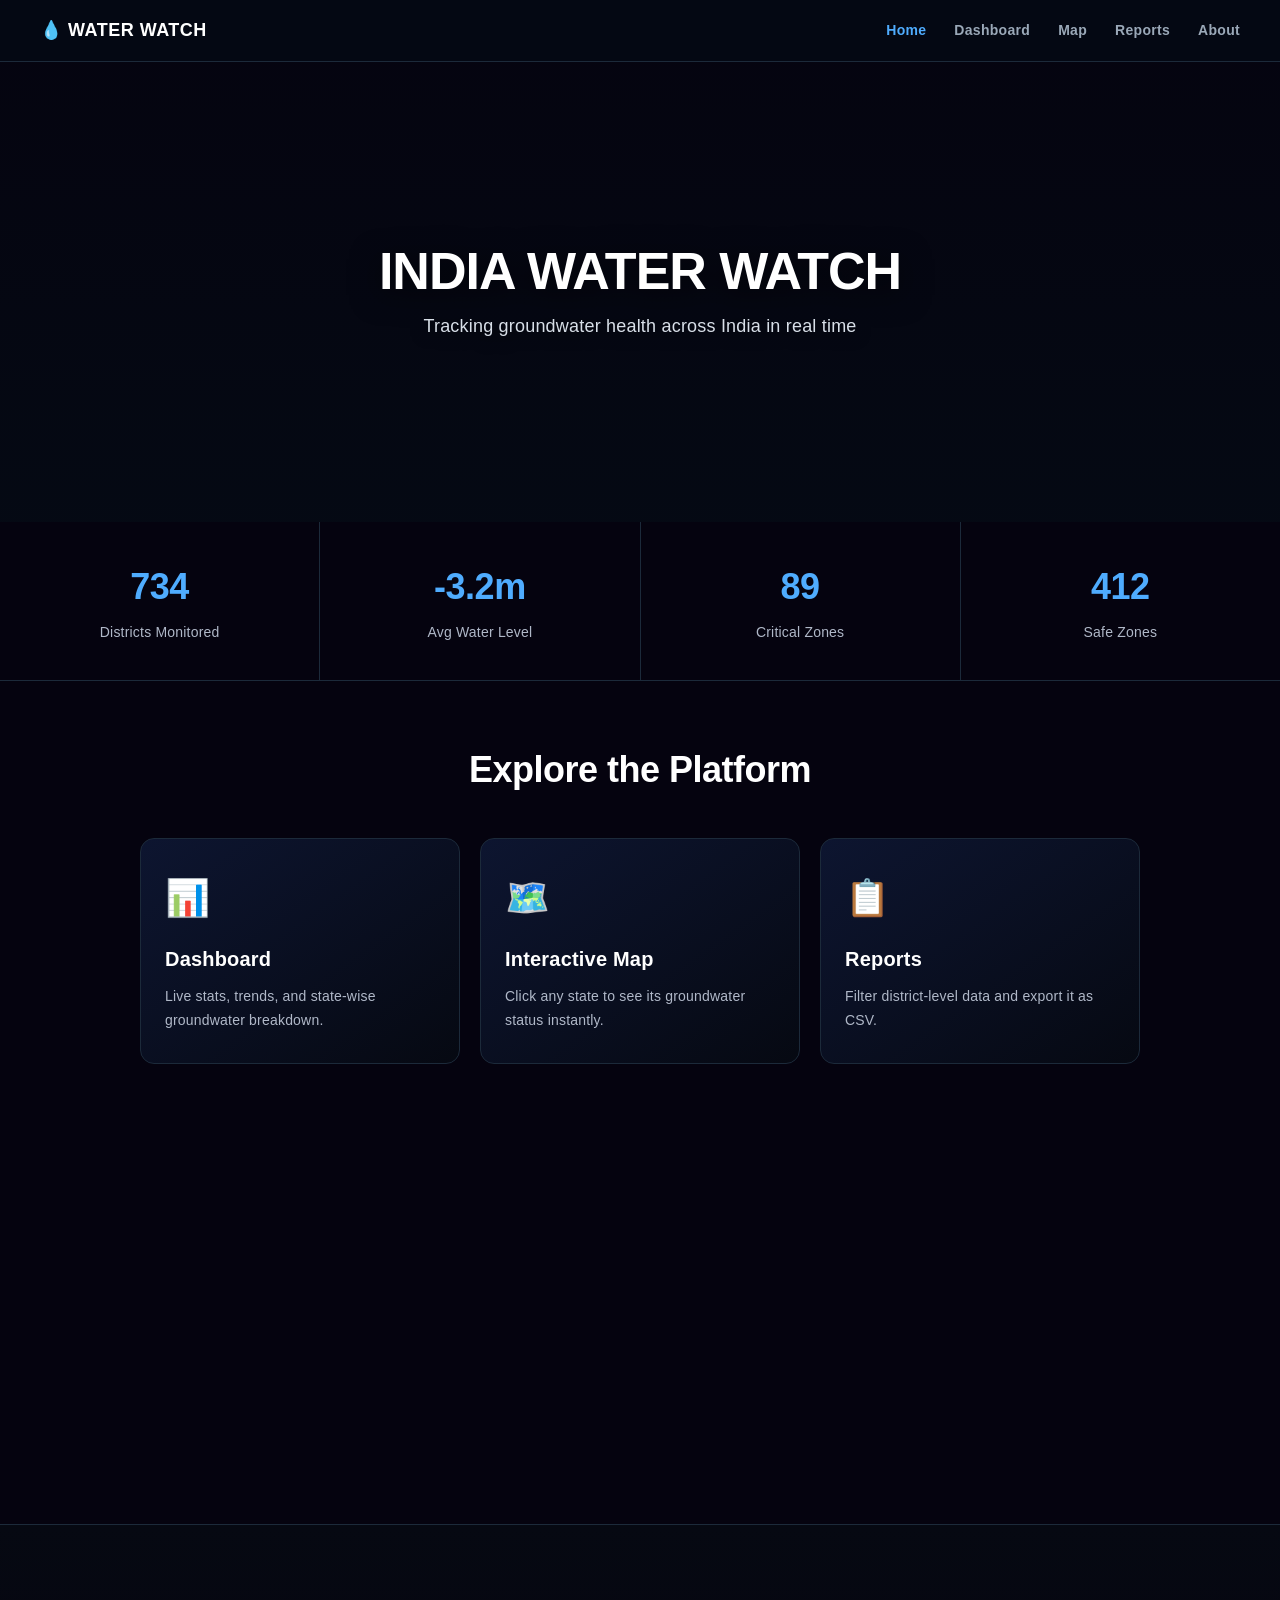
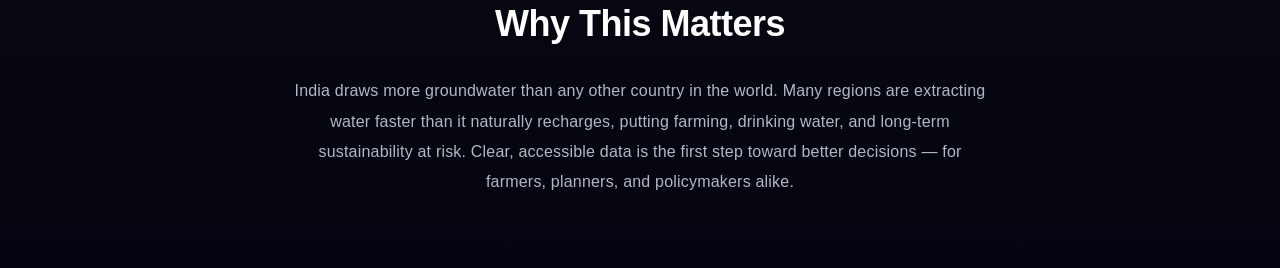
<file: index.html>
<!DOCTYPE html>
<html lang="en">
<head>
  <meta charset="UTF-8" />
  <meta name="viewport" content="width=device-width, initial-scale=1.0" />
  <title>India Water Watch</title>
  <link rel="stylesheet" href="style.css" />
</head>
<body>

  <nav class="navbar">
    <a href="index.html" class="logo">💧 WATER WATCH</a>
    <div class="nav-links">
      <a href="index.html" class="active">Home</a>
      <a href="dashboard.html">Dashboard</a>
      <a href="map.html">Map</a>
      <a href="reports.html">Reports</a>
      <a href="about.html">About</a>
    </div>
  </nav>

  <section class="hero-scene">
    <video class="hero-video" autoplay muted loop playsinline>
      <source src="https://cdn.builder.io/o/assets%2Ff5a7340fc4ea4e8e84505a0fdd2ca3ce%2F122410a944d24886b7c0b5b885ab2744?alt=media&token=0a8611b5-4d53-4a0c-a30d-bbde3e8898b7&apiKey=f5a7340fc4ea4e8e84505a0fdd2ca3ce" type="video/mp4">
    </video>
    <div class="hero-overlay"></div>

    <div class="hero-text">
      <h1>INDIA WATER WATCH</h1>
      <p>Tracking groundwater health across India in real time</p>
    </div>
  </section>

  <script src="script.js"></script>
</body>
</html>
<!-- ===== QUICK STATS STRIP ===== -->
  <section class="quick-stats">
    <div class="quick-stat">
      <span class="quick-stat-value">734</span>
      <span class="quick-stat-label">Districts Monitored</span>
    </div>
    <div class="quick-stat">
      <span class="quick-stat-value">-3.2m</span>
      <span class="quick-stat-label">Avg Water Level</span>
    </div>
    <div class="quick-stat">
      <span class="quick-stat-value">89</span>
      <span class="quick-stat-label">Critical Zones</span>
    </div>
    <div class="quick-stat">
      <span class="quick-stat-value">412</span>
      <span class="quick-stat-label">Safe Zones</span>
    </div>
  </section>

  <!-- ===== FEATURE PREVIEW CARDS ===== -->
  <section class="feature-section">
    <h2>Explore the Platform</h2>
    <div class="feature-grid">
      <a href="dashboard.html" class="feature-card">
        <span class="feature-icon">📊</span>
        <h3>Dashboard</h3>
        <p>Live stats, trends, and state-wise groundwater breakdown.</p>
      </a>
      <a href="map.html" class="feature-card">
        <span class="feature-icon">🗺️</span>
        <h3>Interactive Map</h3>
        <p>Click any state to see its groundwater status instantly.</p>
      </a>
      <a href="reports.html" class="feature-card">
        <span class="feature-icon">📋</span>
        <h3>Reports</h3>
        <p>Filter district-level data and export it as CSV.</p>
      </a>
    </div>
  </section>

  <!-- ===== WATER FLOW ANIMATION ===== -->
  <section class="water-flow-section">
    <video class="water-flow-video" autoplay muted loop playsinline>
      <source src="https://cdn.builder.io/o/assets%2Ff5a7340fc4ea4e8e84505a0fdd2ca3ce%2Ff42eb1422ec743d481a910e140de2cb4?alt=media&token=a4ba0a91-272b-47bb-adf8-5ca6c36f0d0a&apiKey=f5a7340fc4ea4e8e84505a0fdd2ca3ce" type="video/mp4">
    </video>
  </section>

  <!-- ===== WHY THIS MATTERS ===== -->
  <section class="why-section">
    <div class="why-content">
      <h2>Why This Matters</h2>
      <p>India draws more groundwater than any other country in the world. Many regions are extracting water faster than it naturally recharges, putting farming, drinking water, and long-term sustainability at risk. Clear, accessible data is the first step toward better decisions — for farmers, planners, and policymakers alike.</p>
    </div>
  </section>
</file>
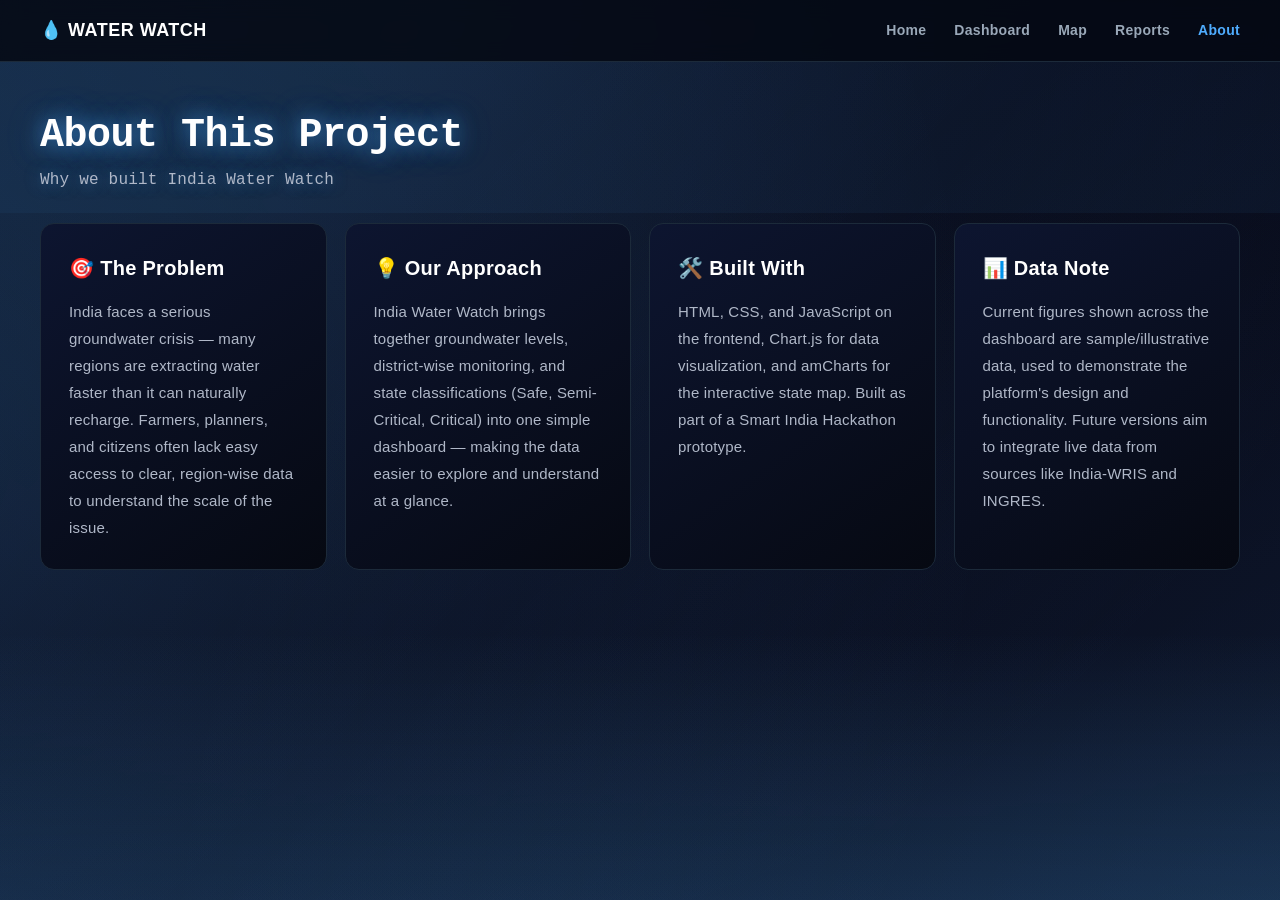
<file: about.html>
<!DOCTYPE html>
<html lang="en">
<head>
  <meta charset="UTF-8" />
  <meta name="viewport" content="width=device-width, initial-scale=1.0" />
  <title>About | India Water Watch</title>
  <link rel="stylesheet" href="style.css" />
</head>
<body>
  <div class="groundwater-bg"></div>

  <nav class="navbar">
    <a href="index.html" class="logo">💧 WATER WATCH</a>
    <div class="nav-links">
      <a href="index.html">Home</a>
      <a href="dashboard.html">Dashboard</a>
      <a href="map.html">Map</a>
      <a href="reports.html">Reports</a>
      <a href="about.html" class="active">About</a>
    </div>
  </nav>

  <div class="page-header">
    <h1>About This Project</h1>
    <p>Why we built India Water Watch</p>
  </div>

  <section class="about-content">
    <div class="about-card">
      <h3>🎯 The Problem</h3>
      <p>India faces a serious groundwater crisis — many regions are extracting water faster than it can naturally recharge. Farmers, planners, and citizens often lack easy access to clear, region-wise data to understand the scale of the issue.</p>
    </div>

    <div class="about-card">
      <h3>💡 Our Approach</h3>
      <p>India Water Watch brings together groundwater levels, district-wise monitoring, and state classifications (Safe, Semi-Critical, Critical) into one simple dashboard — making the data easier to explore and understand at a glance.</p>
    </div>

    <div class="about-card">
      <h3>🛠️ Built With</h3>
      <p>HTML, CSS, and JavaScript on the frontend, Chart.js for data visualization, and amCharts for the interactive state map. Built as part of a Smart India Hackathon prototype.</p>
    </div>

    <div class="about-card">
      <h3>📊 Data Note</h3>
      <p>Current figures shown across the dashboard are sample/illustrative data, used to demonstrate the platform's design and functionality. Future versions aim to integrate live data from sources like India-WRIS and INGRES.</p>
    </div>
  </section>

  <script src="script.js"></script>
</body>
</html>
</file>
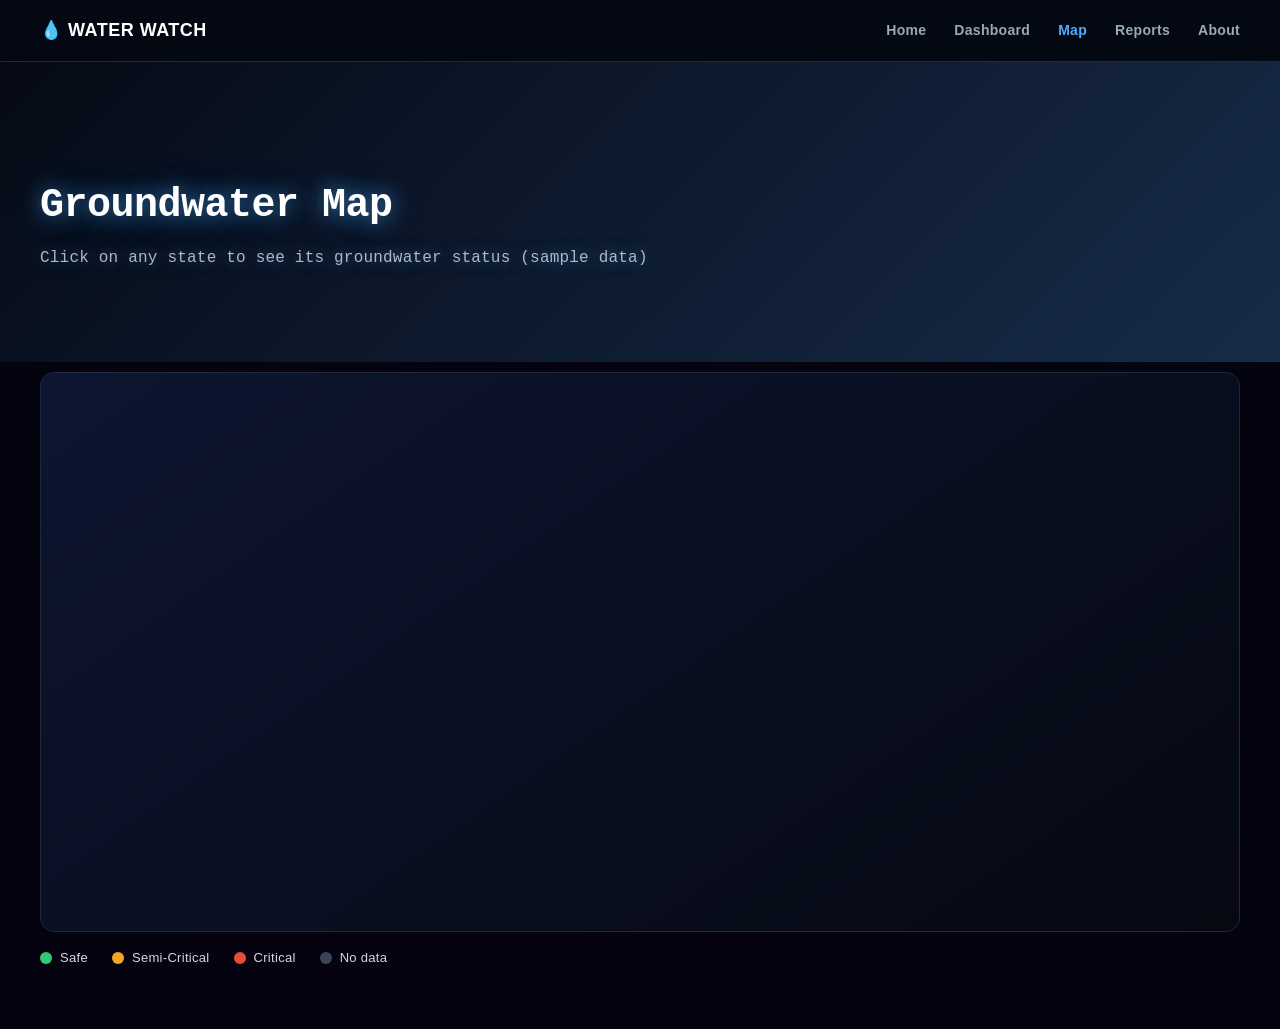
<file: map.html>
<!DOCTYPE html>
<html lang="en">
<head>
  <meta charset="UTF-8" />
  <meta name="viewport" content="width=device-width, initial-scale=1.0" />
  <title>Map | India Water Watch</title>
  <link rel="stylesheet" href="style.css" />
  <script src="https://cdn.amcharts.com/lib/5/index.js"></script>
  <script src="https://cdn.amcharts.com/lib/5/map.js"></script>
  <script src="https://cdn.amcharts.com/lib/5/geodata/india2023Low.js"></script>
  <script src="https://cdn.amcharts.com/lib/5/themes/Animated.js"></script>
</head>
<body>

  <nav class="navbar">
    <a href="index.html" class="logo">💧 WATER WATCH</a>
    <div class="nav-links">
      <a href="index.html">Home</a>
      <a href="dashboard.html">Dashboard</a>
      <a href="map.html" class="active">Map</a>
      <a href="reports.html">Reports</a>
      <a href="about.html">About</a>
    </div>
  </nav>

  <div class="page-header map-header">
    <h1>Groundwater Map</h1>
    <p>Click on any state to see its groundwater status (sample data)</p>
  </div>

  <section class="map-section">
    <div id="chartdiv"></div>
    <div class="map-legend">
      <span class="legend-item"><span class="dot safe"></span> Safe</span>
      <span class="legend-item"><span class="dot warning"></span> Semi-Critical</span>
      <span class="legend-item"><span class="dot critical"></span> Critical</span>
      <span class="legend-item"><span class="dot unknown"></span> No data</span>
    </div>
  </section>

  <!-- Side panel that shows state details on click -->
  <div id="state-panel" class="state-panel hidden">
    <button id="state-panel-close" class="state-panel-close">×</button>
    <h3 id="state-name">Select a state</h3>
    <div id="state-details"></div>
  </div>

  <script src="script.js"></script>
  <script>
    // Sample groundwater data per state (id matches amCharts India map state codes)
    const stateData = {
      "IN-PB": { name: "Punjab", level: -8.4, districts: 23, status: "critical" },
      "IN-HR": { name: "Haryana", level: -6.1, districts: 22, status: "critical" },
      "IN-RJ": { name: "Rajasthan", level: -5.7, districts: 33, status: "warning" },
      "IN-TN": { name: "Tamil Nadu", level: -2.3, districts: 38, status: "warning" },
      "IN-KL": { name: "Kerala", level: -0.8, districts: 14, status: "safe" },
      "IN-WB": { name: "West Bengal", level: -1.1, districts: 23, status: "safe" },
      "IN-OR": { name: "Odisha", level: -0.6, districts: 30, status: "safe" },
      "IN-MH": { name: "Maharashtra", level: -3.4, districts: 36, status: "warning" },
      "IN-GJ": { name: "Gujarat", level: -4.2, districts: 33, status: "warning" },
      "IN-UP": { name: "Uttar Pradesh", level: -5.9, districts: 75, status: "critical" },
      "IN-KA": { name: "Karnataka", level: -2.8, districts: 31, status: "warning" },
      "IN-AP": { name: "Andhra Pradesh", level: -1.9, districts: 13, status: "safe" },
      "IN-MP": { name: "Madhya Pradesh", level: -3.1, districts: 55, status: "warning" },
      "IN-BR": { name: "Bihar", level: -1.4, districts: 38, status: "safe" },
    };

    const statusColors = {
      safe: "#2ecc71",
      warning: "#f5a623",
      critical: "#e74c3c",
      unknown: "#3a4658",
    };

    am5.ready(function () {
      const root = am5.Root.new("chartdiv");
      root.setThemes([am5themes_Animated.new(root)]);

      const chart = root.container.children.push(
        am5map.MapChart.new(root, {
          panX: "rotateX",
          panY: "none",
          projection: am5map.geoMercator(),
        })
      );

      const polygonSeries = chart.series.push(
        am5map.MapPolygonSeries.new(root, {
          geoJSON: am5geodata_india2023Low,
        })
      );

      polygonSeries.mapPolygons.template.setAll({
        tooltipText: "{name}",
        interactive: true,
        stroke: am5.color("#05030f"),
        strokeWidth: 1,
      });

      // Color each state based on its groundwater status
      polygonSeries.mapPolygons.template.adapters.add("fill", (fill, target) => {
        const id = target.dataItem && target.dataItem.dataContext.id;
        const data = stateData[id];
        return data ? am5.color(statusColors[data.status]) : am5.color(statusColors.unknown);
      });

      polygonSeries.mapPolygons.template.states.create("hover", {
        fill: am5.color("#4facfe"),
      });

      // Click handler: show state details panel
      polygonSeries.mapPolygons.template.events.on("click", (ev) => {
        const id = ev.target.dataItem.dataContext.id;
        const data = stateData[id];
        const panel = document.getElementById("state-panel");
        const nameEl = document.getElementById("state-name");
        const detailsEl = document.getElementById("state-details");

        if (data) {
          nameEl.textContent = data.name;
          detailsEl.innerHTML = `
            <div class="state-stat"><span>Water Level</span><strong>${data.level} m</strong></div>
            <div class="state-stat"><span>Districts</span><strong>${data.districts}</strong></div>
            <div class="state-stat"><span>Status</span><span class="badge ${data.status}">${data.status}</span></div>
          `;
        } else {
          nameEl.textContent = ev.target.dataItem.dataContext.name || "Unknown";
          detailsEl.innerHTML = `<p style="color:#9aa8b8; font-size:13px;">No groundwater data available yet for this state.</p>`;
        }
        panel.classList.remove("hidden");
      });

      document.getElementById("state-panel-close").addEventListener("click", () => {
        document.getElementById("state-panel").classList.add("hidden");
      });
    });
  </script>
</body>
</html>
</file>
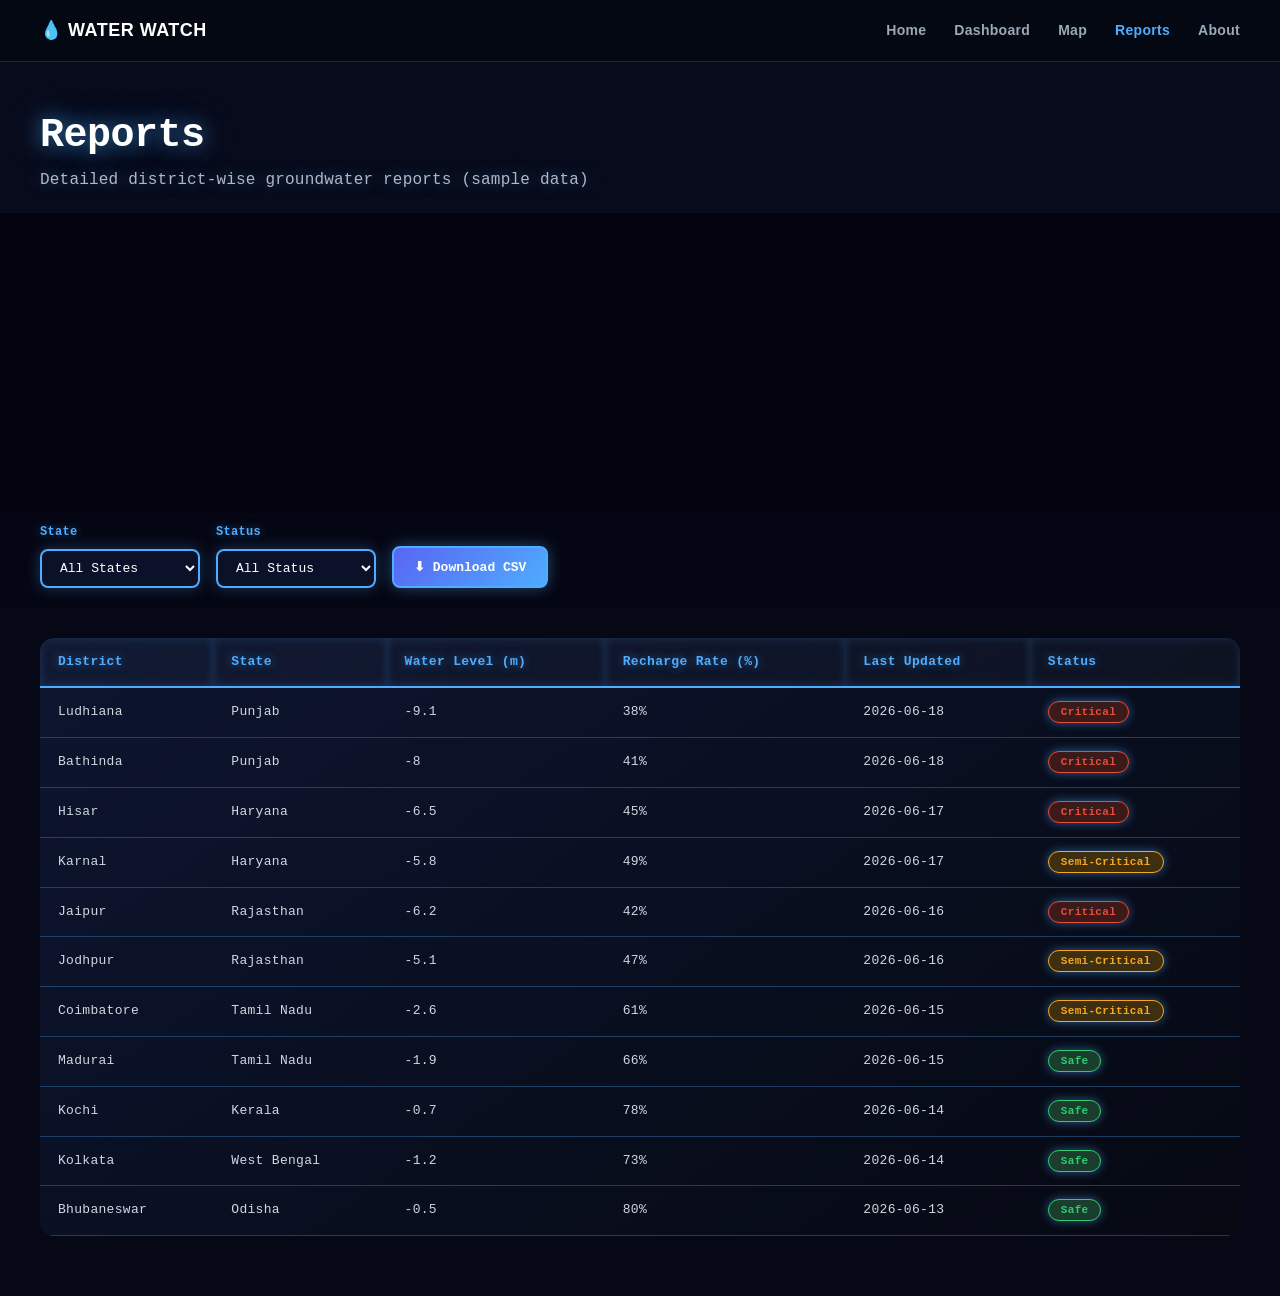
<file: reports.html>
<!DOCTYPE html>
<html lang="en">
<head>
  <meta charset="UTF-8" />
  <meta name="viewport" content="width=device-width, initial-scale=1.0" />
  <title>Reports | India Water Watch</title>
  <link rel="stylesheet" href="style.css" />
</head>
<body>

  <nav class="navbar">
    <a href="index.html" class="logo">💧 WATER WATCH</a>
    <div class="nav-links">
      <a href="index.html">Home</a>
      <a href="dashboard.html">Dashboard</a>
      <a href="map.html">Map</a>
      <a href="reports.html" class="active">Reports</a>
      <a href="about.html">About</a>
    </div>
  </nav>

  <div class="page-header">
    <h1>Reports</h1>
    <p>Detailed district-wise groundwater reports (sample data)</p>
  </div>

  <!-- ===== BACKGROUND VIDEO ===== -->
  <section class="reports-bg-video">
    <video class="reports-video" autoplay muted loop playsinline>
      <source src="https://cdn.builder.io/o/assets%2Ff5a7340fc4ea4e8e84505a0fdd2ca3ce%2Ffe924b4f16664b6a9d49fcd151d844f8?alt=media&token=118718af-f7c9-45a7-bf9d-0dd3172454c0&apiKey=f5a7340fc4ea4e8e84505a0fdd2ca3ce" type="video/mp4">
    </video>
  </section>

  <!-- ===== FILTER BAR ===== -->
  <section class="reports-toolbar">
    <div class="filter-group">
      <label for="stateFilter">State</label>
      <select id="stateFilter">
        <option value="all">All States</option>
        <option value="Punjab">Punjab</option>
        <option value="Haryana">Haryana</option>
        <option value="Rajasthan">Rajasthan</option>
        <option value="Tamil Nadu">Tamil Nadu</option>
        <option value="Kerala">Kerala</option>
        <option value="West Bengal">West Bengal</option>
        <option value="Odisha">Odisha</option>
      </select>
    </div>
    <div class="filter-group">
      <label for="statusFilter">Status</label>
      <select id="statusFilter">
        <option value="all">All Status</option>
        <option value="safe">Safe</option>
        <option value="warning">Semi-Critical</option>
        <option value="critical">Critical</option>
      </select>
    </div>
    <button id="downloadBtn" class="download-btn">⬇ Download CSV</button>
  </section>

  <!-- ===== REPORTS TABLE ===== -->
  <section class="table-section">
    <table class="data-table" id="reportsTable">
      <thead>
        <tr>
          <th>District</th>
          <th>State</th>
          <th>Water Level (m)</th>
          <th>Recharge Rate (%)</th>
          <th>Last Updated</th>
          <th>Status</th>
        </tr>
      </thead>
      <tbody id="reportsBody">
        <!-- rows injected by script.js below -->
      </tbody>
    </table>
  </section>

  <script src="script.js"></script>
  <script>
    const reportData = [
      { district: "Ludhiana", state: "Punjab", level: -9.1, recharge: 38, updated: "2026-06-18", status: "critical" },
      { district: "Bathinda", state: "Punjab", level: -8.0, recharge: 41, updated: "2026-06-18", status: "critical" },
      { district: "Hisar", state: "Haryana", level: -6.5, recharge: 45, updated: "2026-06-17", status: "critical" },
      { district: "Karnal", state: "Haryana", level: -5.8, recharge: 49, updated: "2026-06-17", status: "warning" },
      { district: "Jaipur", state: "Rajasthan", level: -6.2, recharge: 42, updated: "2026-06-16", status: "critical" },
      { district: "Jodhpur", state: "Rajasthan", level: -5.1, recharge: 47, updated: "2026-06-16", status: "warning" },
      { district: "Coimbatore", state: "Tamil Nadu", level: -2.6, recharge: 61, updated: "2026-06-15", status: "warning" },
      { district: "Madurai", state: "Tamil Nadu", level: -1.9, recharge: 66, updated: "2026-06-15", status: "safe" },
      { district: "Kochi", state: "Kerala", level: -0.7, recharge: 78, updated: "2026-06-14", status: "safe" },
      { district: "Kolkata", state: "West Bengal", level: -1.2, recharge: 73, updated: "2026-06-14", status: "safe" },
      { district: "Bhubaneswar", state: "Odisha", level: -0.5, recharge: 80, updated: "2026-06-13", status: "safe" },
    ];

    const tbody = document.getElementById("reportsBody");
    const stateFilter = document.getElementById("stateFilter");
    const statusFilter = document.getElementById("statusFilter");

    function statusLabel(status) {
      return { safe: "Safe", warning: "Semi-Critical", critical: "Critical" }[status];
    }

    function renderRows() {
      const stateVal = stateFilter.value;
      const statusVal = statusFilter.value;

      const filtered = reportData.filter(r =>
        (stateVal === "all" || r.state === stateVal) &&
        (statusVal === "all" || r.status === statusVal)
      );

      tbody.innerHTML = filtered.map(r => `
        <tr>
          <td>${r.district}</td>
          <td>${r.state}</td>
          <td>${r.level}</td>
          <td>${r.recharge}%</td>
          <td>${r.updated}</td>
          <td><span class="badge ${r.status}">${statusLabel(r.status)}</span></td>
        </tr>
      `).join("");

      if (filtered.length === 0) {
        tbody.innerHTML = `<tr><td colspan="6" style="text-align:center; color:#9aa8b8;">No records match this filter.</td></tr>`;
      }
    }

    stateFilter.addEventListener("change", renderRows);
    statusFilter.addEventListener("change", renderRows);
    renderRows();

    // Download as CSV
    document.getElementById("downloadBtn").addEventListener("click", () => {
      const rows = [["District", "State", "Water Level (m)", "Recharge Rate (%)", "Last Updated", "Status"]];
      reportData.forEach(r => {
        rows.push([r.district, r.state, r.level, r.recharge, r.updated, statusLabel(r.status)]);
      });
      const csvContent = rows.map(row => row.join(",")).join("\n");
      const blob = new Blob([csvContent], { type: "text/csv" });
      const url = URL.createObjectURL(blob);
      const a = document.createElement("a");
      a.href = url;
      a.download = "groundwater_report.csv";
      a.click();
      URL.revokeObjectURL(url);
    });
  </script>
</body>
</html>
</file>
<file: style.css>
/* ===== RESET & BASE ===== */
* { margin: 0; padding: 0; box-sizing: border-box; }

body {
  font-family: 'Inter', 'Segoe UI', -apple-system, BlinkMacSystemFont, sans-serif;
  background: #05030f;
  color: #ffffff;
  line-height: 1.6;
  letter-spacing: 0.3px;
  -webkit-font-smoothing: antialiased;
  -moz-osx-font-smoothing: grayscale;
}

/* ===== NAVBAR ===== */
.navbar {
  position: sticky;
  top: 0;
  z-index: 100;
  display: flex;
  justify-content: space-between;
  align-items: center;
  padding: 16px 40px;
  background: rgba(5, 10, 20, 0.85);
  backdrop-filter: blur(10px);
  border-bottom: 1px solid #1c2a3a;
}

.navbar .logo {
  font-weight: 800;
  font-size: 18px;
  color: #ffffff;
  text-decoration: none;
  letter-spacing: 0.5px;
}

.navbar .nav-links {
  display: flex;
  gap: 28px;
}

.navbar .nav-links a {
  color: #9aa8b8;
  text-decoration: none;
  font-size: 14px;
  font-weight: 600;
  transition: color 0.3s ease;
}

.navbar .nav-links a:hover {
  color: #4facfe;
}

.navbar .nav-links a.active {
  color: #4facfe;
}

/* ===== HERO SECTION (Home page) ===== */
.hero-scene {
  position: relative;
  width: 100%;
  height: 460px;
  overflow: hidden;
  background-size: cover;
}

.hero-video {
  position: absolute;
  inset: 0;
  width: 100%;
  height: 100%;
  object-fit: cover;
}

.hero-overlay {
  position: absolute;
  inset: 0;
  background: linear-gradient(to bottom, rgba(5,10,20,0.2), rgba(5,10,20,0.9));
}

.hero-text {
  position: absolute;
  top: 50%;
  left: 50%;
  transform: translate(-50%, -50%);
  text-align: center;
  z-index: 10;
  width: 90%;
}

.hero-text h1 {
  font-size: 52px;
  font-weight: 900;
  letter-spacing: -1px;
  text-shadow: 0 6px 30px rgba(0,0,0,0.7);
  line-height: 1.1;
}

.hero-text p {
  margin-top: 12px;
  font-size: 18px;
  color: #d8dfe8;
  text-shadow: 0 3px 15px rgba(0,0,0,0.7);
  letter-spacing: 0.2px;
  font-weight: 400;
}
.hero-text {
  position: absolute;
  top: 50%;
  left: 50%;
  transform: translate(-50%, -50%);
  text-align: center;
  z-index: 10;
  width: 90%;
  animation: floatIn 1.2s ease-out forwards;
}

@keyframes floatIn {
  0% {
    opacity: 0;
    transform: translate(-50%, -30%);
  }
  100% {
    opacity: 1;
    transform: translate(-50%, -50%);
  }
}

/* ===== PAGE HEADER (used on Dashboard, Map, Reports, About) ===== */
.page-header {
  padding: 50px 40px 20px;
}

.page-header h1 {
  font-size: 40px;
  font-weight: 900;
  letter-spacing: -0.5px;
  line-height: 1.2;
  margin-bottom: 8px;
}

.page-header p {
  color: #b0b8c8;
  font-size: 16px;
  font-weight: 400;
  margin-top: 8px;
  letter-spacing: 0.2px;
}

/* ===== DASHBOARD HEADER BACKGROUND ===== */
.dashboard-header {
  background-image: url('https://cdn.builder.io/api/v1/image/assets%2Ff5a7340fc4ea4e8e84505a0fdd2ca3ce%2Fac280f9794014cdf922143264e519a7a?format=webp&width=800&height=1200');
  background-size: cover;
  background-position: center;
  background-attachment: fixed;
  position: relative;
  min-height: 300px;
  display: flex;
  flex-direction: column;
  justify-content: center;
  align-items: flex-start;
}

.dashboard-header::before {
  content: "";
  position: absolute;
  inset: 0;
  background: linear-gradient(135deg, rgba(5, 10, 20, 0.7), rgba(79, 172, 254, 0.2));
  pointer-events: none;
}

.dashboard-header h1,
.dashboard-header p {
  position: relative;
  z-index: 10;
  text-shadow: 0 4px 15px rgba(0, 0, 0, 0.8);
}

/* ===== DASHBOARD: STATS CARDS ===== */
.stats-grid {
  display: grid;
  grid-template-columns: repeat(auto-fit, minmax(220px, 1fr));
  gap: 18px;
  padding: 20px 40px;
}

.stat-card {
  background: linear-gradient(145deg, #0d1530, #060912);
  border: 1px solid #1c2a3a;
  border-radius: 14px;
  padding: 20px;
  display: flex;
  flex-direction: column;
  gap: 6px;
}

.stat-label {
  font-size: 13px;
  color: #b0b8c8;
  font-weight: 500;
  letter-spacing: 0.2px;
}

.stat-value {
  font-size: 40px;
  font-weight: 900;
  color: #ffffff;
  letter-spacing: -0.5px;
}

.stat-value small {
  font-size: 18px;
  color: #b0b8c8;
  font-weight: 500;
}

.stat-value.warning { color: #f5a623; }
.stat-value.good { color: #2ecc71; }

.stat-trend {
  font-size: 12px;
}

.stat-trend.up { color: #2ecc71; }
.stat-trend.down { color: #e74c3c; }

/* ===== DASHBOARD: CHARTS ===== */
.charts-grid {
  display: grid;
  grid-template-columns: 2fr 1fr;
  gap: 18px;
  padding: 10px 40px;
}

.chart-card {
  background: linear-gradient(145deg, #0d1530, #060912);
  border: 1px solid #1c2a3a;
  border-radius: 14px;
  padding: 20px;
}

.chart-card h3 {
  font-size: 15px;
  margin-bottom: 14px;
  color: #d0d8e0;
}

/* ===== DASHBOARD: TABLE ===== */
.table-section {
  padding: 30px 40px 60px;
}

.table-section h3 {
  font-size: 18px;
  margin-bottom: 16px;
}

.data-table {
  width: 100%;
  border-collapse: collapse;
  background: linear-gradient(145deg, #0d1530, #060912);
  border-radius: 14px;
  overflow: hidden;
}

.data-table th, .data-table td {
  padding: 14px 18px;
  text-align: left;
  font-size: 13px;
  border-bottom: 1px solid #1c2a3a;
}

.data-table th {
  color: #9aa8b8;
  font-weight: 600;
  background: rgba(255,255,255,0.02);
}

.data-table td {
  color: #d0d8e0;
}

.badge {
  padding: 4px 12px;
  border-radius: 12px;
  font-size: 11px;
  font-weight: 600;
}

.badge.critical { background: #3d1a1a; color: #e74c3c; }
.badge.warning { background: #3d2f10; color: #f5a623; }
.badge.safe { background: #1a3d2e; color: #2ecc71; }

/* ===== MAP PAGE ===== */
.map-header {
  background-image: url('https://cdn.builder.io/api/v1/image/assets%2Ff5a7340fc4ea4e8e84505a0fdd2ca3ce%2F55e8f74d914d4b30b3c1fa0c505c83ec?format=webp&width=800&height=1200');
  background-size: cover;
  background-position: center;
  background-attachment: fixed;
  position: relative;
  min-height: 300px;
  display: flex;
  flex-direction: column;
  justify-content: center;
  align-items: flex-start;
}

.map-header::before {
  content: "";
  position: absolute;
  inset: 0;
  background: linear-gradient(135deg, rgba(5, 10, 20, 0.7), rgba(79, 172, 254, 0.2));
  pointer-events: none;
}

.map-header h1,
.map-header p {
  position: relative;
  z-index: 10;
  text-shadow: 0 4px 15px rgba(0, 0, 0, 0.8);
}

.map-section {
  position: relative;
  padding: 10px 40px 60px;
}

#chartdiv {
  width: 100%;
  height: 560px;
  background: linear-gradient(145deg, #0d1530, #060912);
  border-radius: 14px;
  border: 1px solid #1c2a3a;
}

.map-legend {
  display: flex;
  gap: 24px;
  margin-top: 16px;
  font-size: 13px;
  color: #d0d8e0;
}

.legend-item {
  display: flex;
  align-items: center;
  gap: 8px;
}

.dot {
  width: 12px;
  height: 12px;
  border-radius: 50%;
  display: inline-block;
}

.dot.safe { background: #2ecc71; }
.dot.warning { background: #f5a623; }
.dot.critical { background: #e74c3c; }
.dot.unknown { background: #3a4658; }

.state-panel {
  position: fixed;
  top: 0;
  right: 0;
  width: 320px;
  height: 100%;
  background: #0a1228;
  border-left: 1px solid #1c2a3a;
  padding: 30px 24px;
  z-index: 200;
  transform: translateX(0);
  transition: transform 0.3s ease;
}

.state-panel.hidden {
  transform: translateX(100%);
}

.state-panel-close {
  position: absolute;
  top: 16px;
  right: 16px;
  background: none;
  border: none;
  color: #9aa8b8;
  font-size: 22px;
  cursor: pointer;
}

#state-name {
  font-size: 22px;
  margin-bottom: 20px;
  margin-top: 10px;
}

.state-stat {
  display: flex;
  justify-content: space-between;
  align-items: center;
  padding: 12px 0;
  border-bottom: 1px solid #1c2a3a;
  font-size: 14px;
}

.state-stat span:first-child {
  color: #9aa8b8;
}

/* ===== RESPONSIVE ===== */
@media (max-width: 700px) {
  .hero-scene { height: 360px; }
  .charts-grid { grid-template-columns: 1fr; }
  #chartdiv { height: 400px; }
  .state-panel { width: 100%; }
}
/* ===== ABOUT PAGE ===== */
.about-content {
  display: grid;
  grid-template-columns: repeat(auto-fit, minmax(280px, 1fr));
  gap: 18px;
  padding: 10px 40px 60px;
}

.about-card {
  background: linear-gradient(145deg, #0d1530, #060912);
  border: 1px solid #1c2a3a;
  border-radius: 14px;
  padding: 28px;
}

.about-card h3 {
  font-size: 20px;
  font-weight: 700;
  margin-bottom: 14px;
  letter-spacing: 0.3px;
  color: #ffffff;
}

.about-card p {
  font-size: 15px;
  color: #b0b8c8;
  line-height: 1.8;
  letter-spacing: 0.2px;
}
/* ===== REPORTS PAGE ===== */
.reports-bg-video {
  position: relative;
  width: 100%;
  height: 300px;
  overflow: hidden;
  background: #05030f;
}

.reports-video {
  position: absolute;
  inset: 0;
  width: 100%;
  height: 100%;
  object-fit: cover;
}

.page-header {
  font-family: 'Courier New', 'Monaco', monospace;
  animation: flyInDown 0.8s ease-out forwards;
  background: rgba(79, 172, 254, 0.05);
}

.page-header h1 {
  text-shadow: 0 0 20px rgba(79, 172, 254, 0.6), 0 0 40px rgba(79, 172, 254, 0.3);
  color: #ffffff;
}

.page-header p {
  text-shadow: 0 0 15px rgba(79, 172, 254, 0.5);
}

.reports-toolbar {
  display: flex;
  align-items: flex-end;
  gap: 16px;
  padding: 10px 40px 20px;
  flex-wrap: wrap;
  animation: flyInUp 0.8s ease-out forwards 0.2s;
  animation-fill-mode: both;
  font-family: 'Courier New', 'Monaco', monospace;
  background: rgba(79, 172, 254, 0.02);
}

.filter-group {
  display: flex;
  flex-direction: column;
  gap: 6px;
}

.filter-group label {
  font-size: 12px;
  color: #4facfe;
  text-shadow: 0 0 10px rgba(79, 172, 254, 0.5);
  font-weight: 600;
}

.filter-group select {
  background: rgba(13, 21, 48, 0.8);
  border: 2px solid #4facfe;
  border-radius: 8px;
  padding: 9px 14px;
  color: #ffffff;
  font-size: 13px;
  min-width: 160px;
  font-family: 'Courier New', 'Monaco', monospace;
  box-shadow: 0 0 15px rgba(79, 172, 254, 0.3);
  transition: all 0.3s ease;
}

.filter-group select:focus {
  outline: none;
  box-shadow: 0 0 25px rgba(79, 172, 254, 0.6);
}

.download-btn {
  background: linear-gradient(135deg, #5865f2, #4facfe);
  border: 2px solid #4facfe;
  border-radius: 8px;
  padding: 11px 20px;
  color: #ffffff;
  font-weight: 700;
  font-size: 13px;
  cursor: pointer;
  transition: transform 0.2s ease, box-shadow 0.2s ease;
  font-family: 'Courier New', 'Monaco', monospace;
  box-shadow: 0 0 15px rgba(79, 172, 254, 0.4);
}

.download-btn:hover {
  transform: translateY(-2px);
  box-shadow: 0 0 25px rgba(79, 172, 254, 0.7);
}

.table-section {
  animation: flyInUp 0.8s ease-out forwards 0.4s;
  animation-fill-mode: both;
  background: rgba(79, 172, 254, 0.03);
  padding: 30px 40px 60px;
}

.table-section h3 {
  font-family: 'Courier New', 'Monaco', monospace;
  text-shadow: 0 0 15px rgba(79, 172, 254, 0.5);
  margin-bottom: 16px;
}

.data-table {
  font-family: 'Courier New', 'Monaco', monospace;
}

.data-table th {
  color: #4facfe;
  text-shadow: 0 0 10px rgba(79, 172, 254, 0.5);
  border-bottom: 2px solid #4facfe;
  box-shadow: inset 0 0 10px rgba(79, 172, 254, 0.2);
}

.data-table td {
  border-bottom: 1px solid rgba(79, 172, 254, 0.3);
}

.badge {
  box-shadow: 0 0 10px rgba(79, 172, 254, 0.5);
  border: 1px solid currentColor;
}

@keyframes flyInDown {
  from {
    opacity: 0;
    transform: translateY(-30px);
  }
  to {
    opacity: 1;
    transform: translateY(0);
  }
}

@keyframes flyInUp {
  from {
    opacity: 0;
    transform: translateY(30px);
  }
  to {
    opacity: 1;
    transform: translateY(0);
  }
}
/* ===== QUICK STATS STRIP ===== */
.quick-stats {
  display: grid;
  grid-template-columns: repeat(auto-fit, minmax(180px, 1fr));
  gap: 1px;
  background: #1c2a3a;
  border-bottom: 1px solid #1c2a3a;
}

.quick-stat {
  background: #05030f;
  padding: 36px 20px;
  text-align: center;
  display: flex;
  flex-direction: column;
  gap: 6px;
}

.quick-stat-value {
  font-size: 36px;
  font-weight: 900;
  color: #4facfe;
  letter-spacing: -0.5px;
}

.quick-stat-label {
  font-size: 14px;
  color: #b0b8c8;
  font-weight: 500;
  letter-spacing: 0.2px;
}

/* ===== FEATURE PREVIEW CARDS ===== */
.feature-section {
  padding: 60px 40px;
  text-align: center;
}

.feature-section h2 {
  font-size: 36px;
  font-weight: 800;
  margin-bottom: 40px;
  letter-spacing: -0.5px;
}

.feature-grid {
  display: grid;
  grid-template-columns: repeat(auto-fit, minmax(240px, 1fr));
  gap: 20px;
  max-width: 1000px;
  margin: 0 auto;
}

.feature-card {
  background: linear-gradient(145deg, #0d1530, #060912);
  border: 1px solid #1c2a3a;
  border-radius: 14px;
  padding: 30px 24px;
  text-decoration: none;
  color: #ffffff;
  text-align: left;
  transition: transform 0.3s ease, box-shadow 0.3s ease;
}

.feature-card:hover {
  transform: translateY(-6px);
  box-shadow: 0 12px 32px rgba(88, 101, 242, 0.2);
}

.feature-icon {
  font-size: 36px;
}

.feature-card h3 {
  font-size: 20px;
  font-weight: 700;
  margin: 16px 0 10px;
  letter-spacing: 0.2px;
}

.feature-card p {
  font-size: 14px;
  color: #b0b8c8;
  line-height: 1.7;
  letter-spacing: 0.2px;
}

/* ===== WATER FLOW ANIMATION ===== */
.water-flow-section {
  position: relative;
  width: 100%;
  height: 400px;
  overflow: hidden;
  background: #05030f;
}

.water-flow-video {
  position: absolute;
  inset: 0;
  width: 100%;
  height: 100%;
  object-fit: cover;
  animation: scrollFlow 20s linear infinite;
}

@keyframes scrollFlow {
  0% { transform: translateY(0); }
  100% { transform: translateY(-10px); }
}

.water-flow-section:hover .water-flow-video {
  animation-play-state: running;
}

/* ===== WHY THIS MATTERS ===== */
.why-section {
  padding: 70px 40px;
  background: linear-gradient(180deg, #060912, #05030f);
  border-top: 1px solid #1c2a3a;
}

.why-content {
  max-width: 700px;
  margin: 0 auto;
  text-align: center;
}

.why-content h2 {
  font-size: 36px;
  font-weight: 800;
  margin-bottom: 24px;
  letter-spacing: -0.5px;
}

.why-content p {
  font-size: 16px;
  color: #b0b8c8;
  line-height: 1.9;
  letter-spacing: 0.2px;
}

/* ===== GROUNDWATER BACKGROUND ANIMATION ===== */
.groundwater-bg {
  position: fixed;
  top: 0;
  left: 0;
  width: 100%;
  height: 100%;
  background: linear-gradient(135deg, rgba(79, 172, 254, 0.08) 0%, rgba(5, 10, 20, 0) 50%, rgba(79, 172, 254, 0.05) 100%);
  pointer-events: none;
  z-index: -1;
  overflow: hidden;
}

.groundwater-bg::before {
  content: "";
  position: absolute;
  top: -50%;
  left: -50%;
  width: 200%;
  height: 200%;
  background:
    radial-gradient(circle at 20% 50%, rgba(79, 172, 254, 0.15) 0%, transparent 50%),
    radial-gradient(circle at 80% 80%, rgba(79, 172, 254, 0.1) 0%, transparent 50%),
    radial-gradient(circle at 40% 20%, rgba(79, 172, 254, 0.12) 0%, transparent 50%);
  animation: flowWater 20s ease-in-out infinite;
}

.groundwater-bg::after {
  content: "";
  position: absolute;
  top: 0;
  left: 0;
  width: 100%;
  height: 100%;
  background:
    linear-gradient(0deg, rgba(79, 172, 254, 0.1) 0%, transparent 30%),
    linear-gradient(180deg, transparent 70%, rgba(79, 172, 254, 0.08) 100%);
  animation: shimmerFlow 15s ease-in-out infinite;
}

@keyframes flowWater {
  0% {
    transform: translate(0, 0) rotate(0deg);
  }
  25% {
    transform: translate(30px, -30px) rotate(90deg);
  }
  50% {
    transform: translate(0, -60px) rotate(180deg);
  }
  75% {
    transform: translate(-30px, -30px) rotate(270deg);
  }
  100% {
    transform: translate(0, 0) rotate(360deg);
  }
}

@keyframes shimmerFlow {
  0%, 100% {
    opacity: 0.3;
  }
  50% {
    opacity: 0.6;
  }
}

@media (max-width: 700px) {
  .feature-section, .why-section { padding: 40px 20px; }
}
</file>
